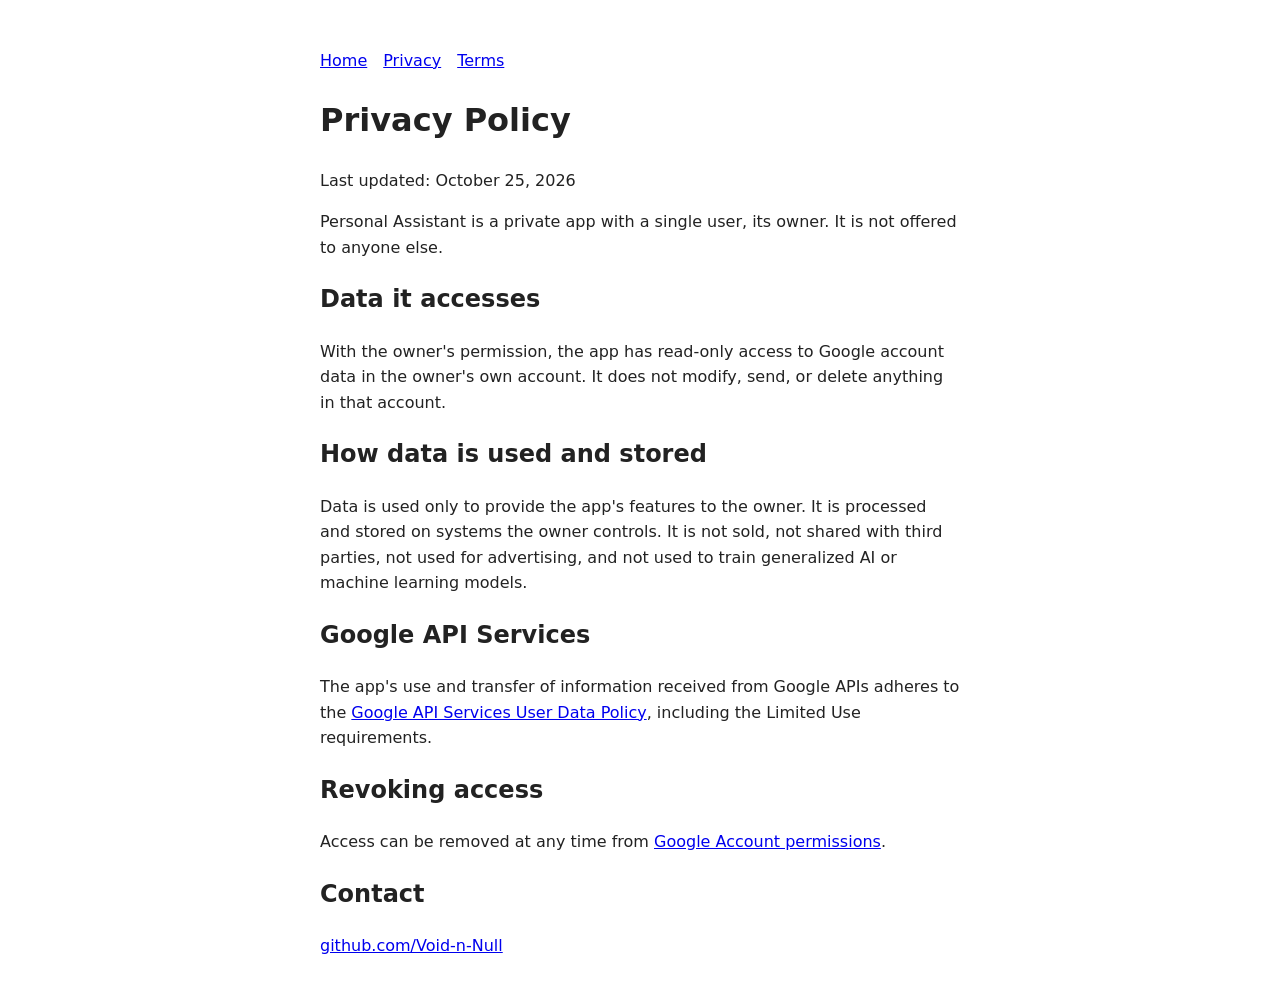
<file: privacy.html>
<!doctype html>
<html lang="en">
<head>
<meta charset="utf-8">
<meta name="viewport" content="width=device-width, initial-scale=1">
<title>Privacy Policy - Personal Assistant</title>
<link rel="stylesheet" href="style.css">
</head>
<body>
<nav><a href="./">Home</a><a href="privacy.html">Privacy</a><a href="terms.html">Terms</a></nav>
<h1>Privacy Policy</h1>
<p>Last updated: October 25, 2026</p>
<p>Personal Assistant is a private app with a single user, its owner. It is not offered to anyone else.</p>
<h2>Data it accesses</h2>
<p>With the owner's permission, the app has read-only access to Google account data in the owner's own account. It does not modify, send, or delete anything in that account.</p>
<h2>How data is used and stored</h2>
<p>Data is used only to provide the app's features to the owner. It is processed and stored on systems the owner controls. It is not sold, not shared with third parties, not used for advertising, and not used to train generalized AI or machine learning models.</p>
<h2>Google API Services</h2>
<p>The app's use and transfer of information received from Google APIs adheres to the <a href="https://developers.google.com/terms/api-services-user-data-policy">Google API Services User Data Policy</a>, including the Limited Use requirements.</p>
<h2>Revoking access</h2>
<p>Access can be removed at any time from <a href="https://myaccount.google.com/permissions">Google Account permissions</a>.</p>
<h2>Contact</h2>
<p><a href="https://github.com/Void-n-Null">github.com/Void-n-Null</a></p>
</body>
</html>
</file>
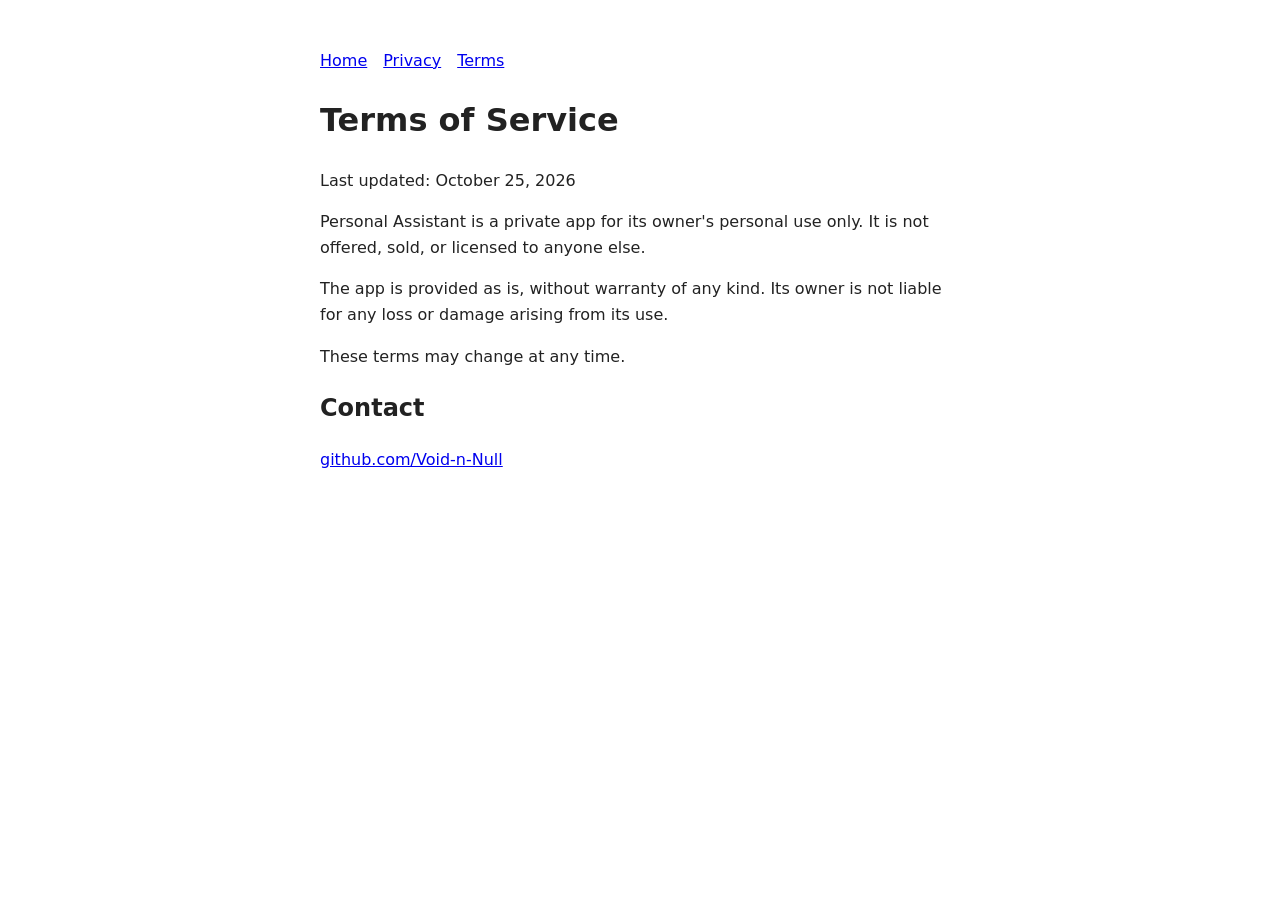
<file: terms.html>
<!doctype html>
<html lang="en">
<head>
<meta charset="utf-8">
<meta name="viewport" content="width=device-width, initial-scale=1">
<title>Terms of Service - Personal Assistant</title>
<link rel="stylesheet" href="style.css">
</head>
<body>
<nav><a href="./">Home</a><a href="privacy.html">Privacy</a><a href="terms.html">Terms</a></nav>
<h1>Terms of Service</h1>
<p>Last updated: October 25, 2026</p>
<p>Personal Assistant is a private app for its owner's personal use only. It is not offered, sold, or licensed to anyone else.</p>
<p>The app is provided as is, without warranty of any kind. Its owner is not liable for any loss or damage arising from its use.</p>
<p>These terms may change at any time.</p>
<h2>Contact</h2>
<p><a href="https://github.com/Void-n-Null">github.com/Void-n-Null</a></p>
</body>
</html>
</file>
<file: style.css>
body {
  max-width: 40rem;
  margin: 3rem auto;
  padding: 0 1.25rem;
  font: 1rem/1.6 system-ui, sans-serif;
  color: #222;
}
nav a { margin-right: 1rem; }
footer { margin-top: 3rem; font-size: 0.875rem; color: #666; }
</file>
